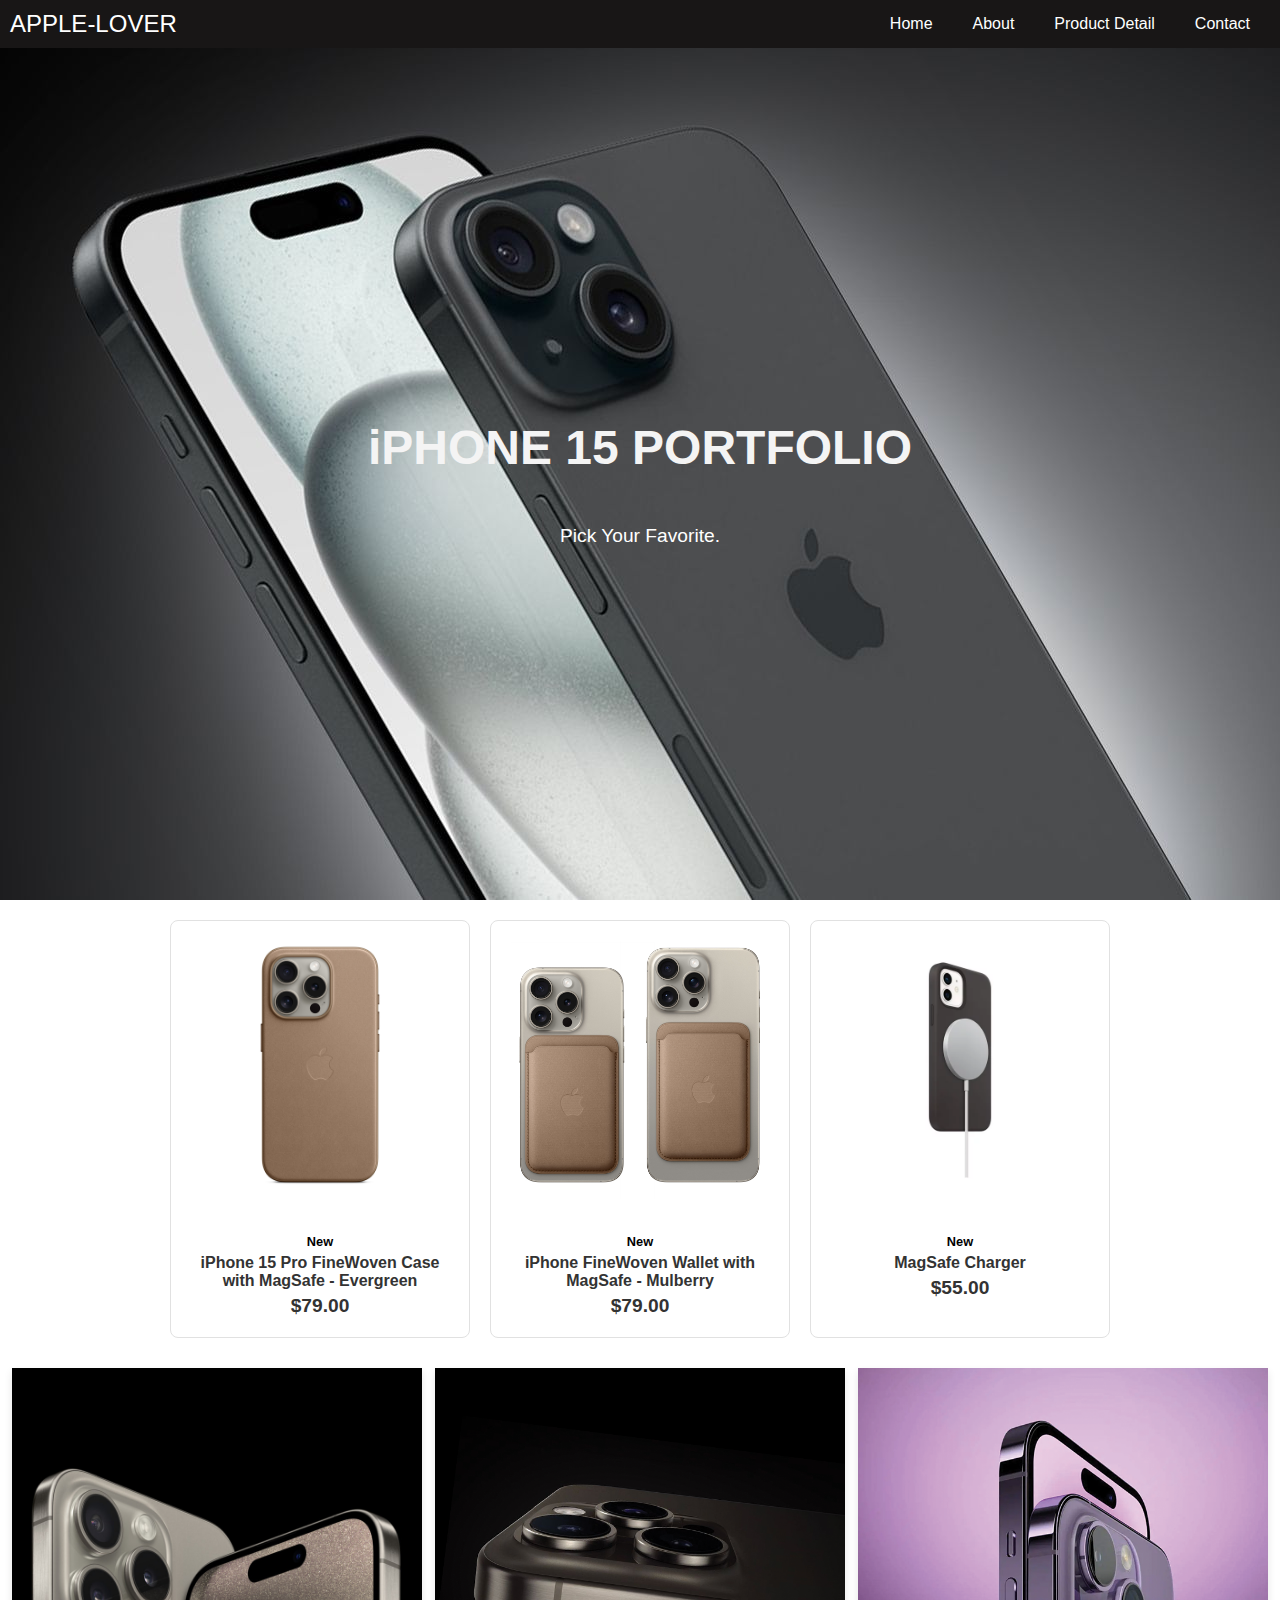
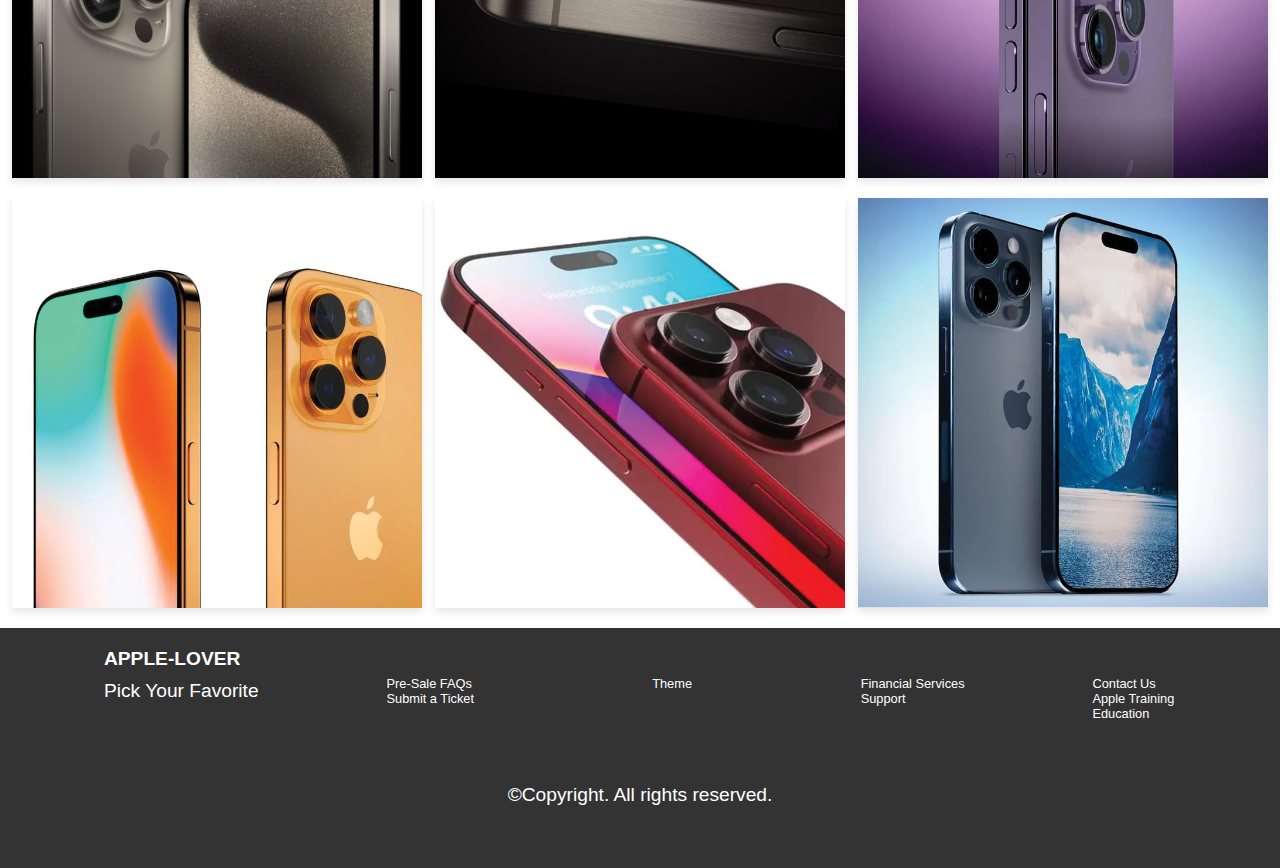
<file: index.html>
<!DOCTYPE html>
<html lang="en">
<head>
<meta charset="UTF-8">
<meta name="viewport" content="width=device-width, initial-scale=1.0">
<title>Rushil.Bansoodeb</title>
<link rel="stylesheet" href="styles.css">
</head>
<body>
    <header class="hero-section">

      <nav class="navbar">
        <div class="brand-title">APPLE-LOVER</div>
        <button class="hamburger" onclick="toggleHamburger()">
          &#9776;
        </button>
        <div class="navbar-links">
          <ul>
            <li><a href="index.html">Home</a></li>
            <li><a href="about.html">About</a></li>
            <li><a href="product.html">Product Detail</a></li>
            <li><a href="contact.html">Contact</a></li>
          </ul>
        </div>
      </nav>
    
  <div class="hero-content">
    <h1>iPHONE 15 PORTFOLIO</h1>
    <p>Pick Your Favorite.</p>
  </div>
  
</header>
 <!-- 3 products section -->
 <div class="products-container">
    <div class="product-card">
      <img src="img/iponecase.jpeg" alt="iPhone Case">
      <div class="color-options">
        <!-- Color option circles -->
      </div>
      <span class="new-label">New</span>
      <h3>iPhone 15 Pro FineWoven Case with MagSafe - Evergreen</h3>
      <span class="price">$79.00</span>
    </div>
    <div class="product-card">
      <img src="img/ipone wallet.jpeg" alt="iPhone Wallet">
      <div class="color-options">
        <!-- Color option circles -->
      </div>
      <span class="new-label">New</span>
      <h3>iPhone FineWoven Wallet with MagSafe - Mulberry</h3>
      <span class="price">$79.00</span>
    </div>
    <div class="product-card">
      <img src="img/carger.webp" alt="MagSafe Charger">
      <div class="color-options">
        <!-- Color option circles -->
      </div>
      <span class="new-label">New</span>
      <h3>MagSafe Charger</h3>
      <span class="price">$55.00</span>
    </div>
  </div>
  
  <!-- gallery secion -->
  <div class="gallery">
    <div class="gallery-item"><img src="img/g1.jpg" alt="Description of image 1"></div>
    <div class="gallery-item"><img src="img/g2.png" alt="Description of image 2"></div>
    <div class="gallery-item"><img src="img/g3.png" alt="Description of image 3"></div>
    <div class="gallery-item"><img src="img/g4.png" alt="Description of image 4"></div>
    <div class="gallery-item"><img src="img/g5.png" alt="Description of image 5"></div>
    <div class="gallery-item"><img src="img/g6.png" alt="Description of image 6"></div>
  </div>
<!-- footer secion -->
  <footer class="site-footer">
    <div class="footer-content">
      <div class="footer-section">
        <h2>APPLE-LOVER</h2>
        <p>Pick Your Favorite</p>
      </div>
      <div class="footer-section">
        <h3>WEEBLY THEMES</h3>
        <ul>
          <li><a href="about.html">Pre-Sale FAQs</a></li>
          <li><a href="contact.html">Submit a Ticket</a></li>
        </ul>
      </div>
      <div class="footer-section">
        <h3>SERVICES</h3>
        <ul>
          <li><a href="about.html">Theme</a></li>
        </ul>
      </div>
      <div class="footer-section">
        <h3>SHOWCASE</h3>
        <ul>
          <li><a href="contact.html">Financial Services</a></li>
          <li><a href="contact.html">Support</a></li>
        </ul>
      </div>
      <div class="footer-section">
        <h3>ABOUT US</h3>
        <ul>
          <li><a href="contact.html">Contact Us</a></li>
          <li><a href="contact.html">Apple Training</a></li>
          <li><a href="contact.html">Education</a></li>
        </ul>
      </div>
    </div>
    <div class="footer-social">
      <a href="#"><i class="fa fa-facebook"></i></a>
      <a href="#"><i class="fa fa-twitter"></i></a>
      <a href="#"><i class="fa fa-rss"></i></a>
      <a href="#"><i class="fa fa-google-plus"></i></a>
      <a href="#"><i class="fa fa-flickr"></i></a>
    </div>
    <div class="footer-bottom">
      <p>©Copyright. All rights reserved.</p>
    </div>
  </footer>

  <script>
    function toggleHamburger() {
      var navbarLinks = document.querySelector('.navbar-links');
      navbarLinks.classList.toggle('active');
    }
  </script>
</body>
</html>
</file>
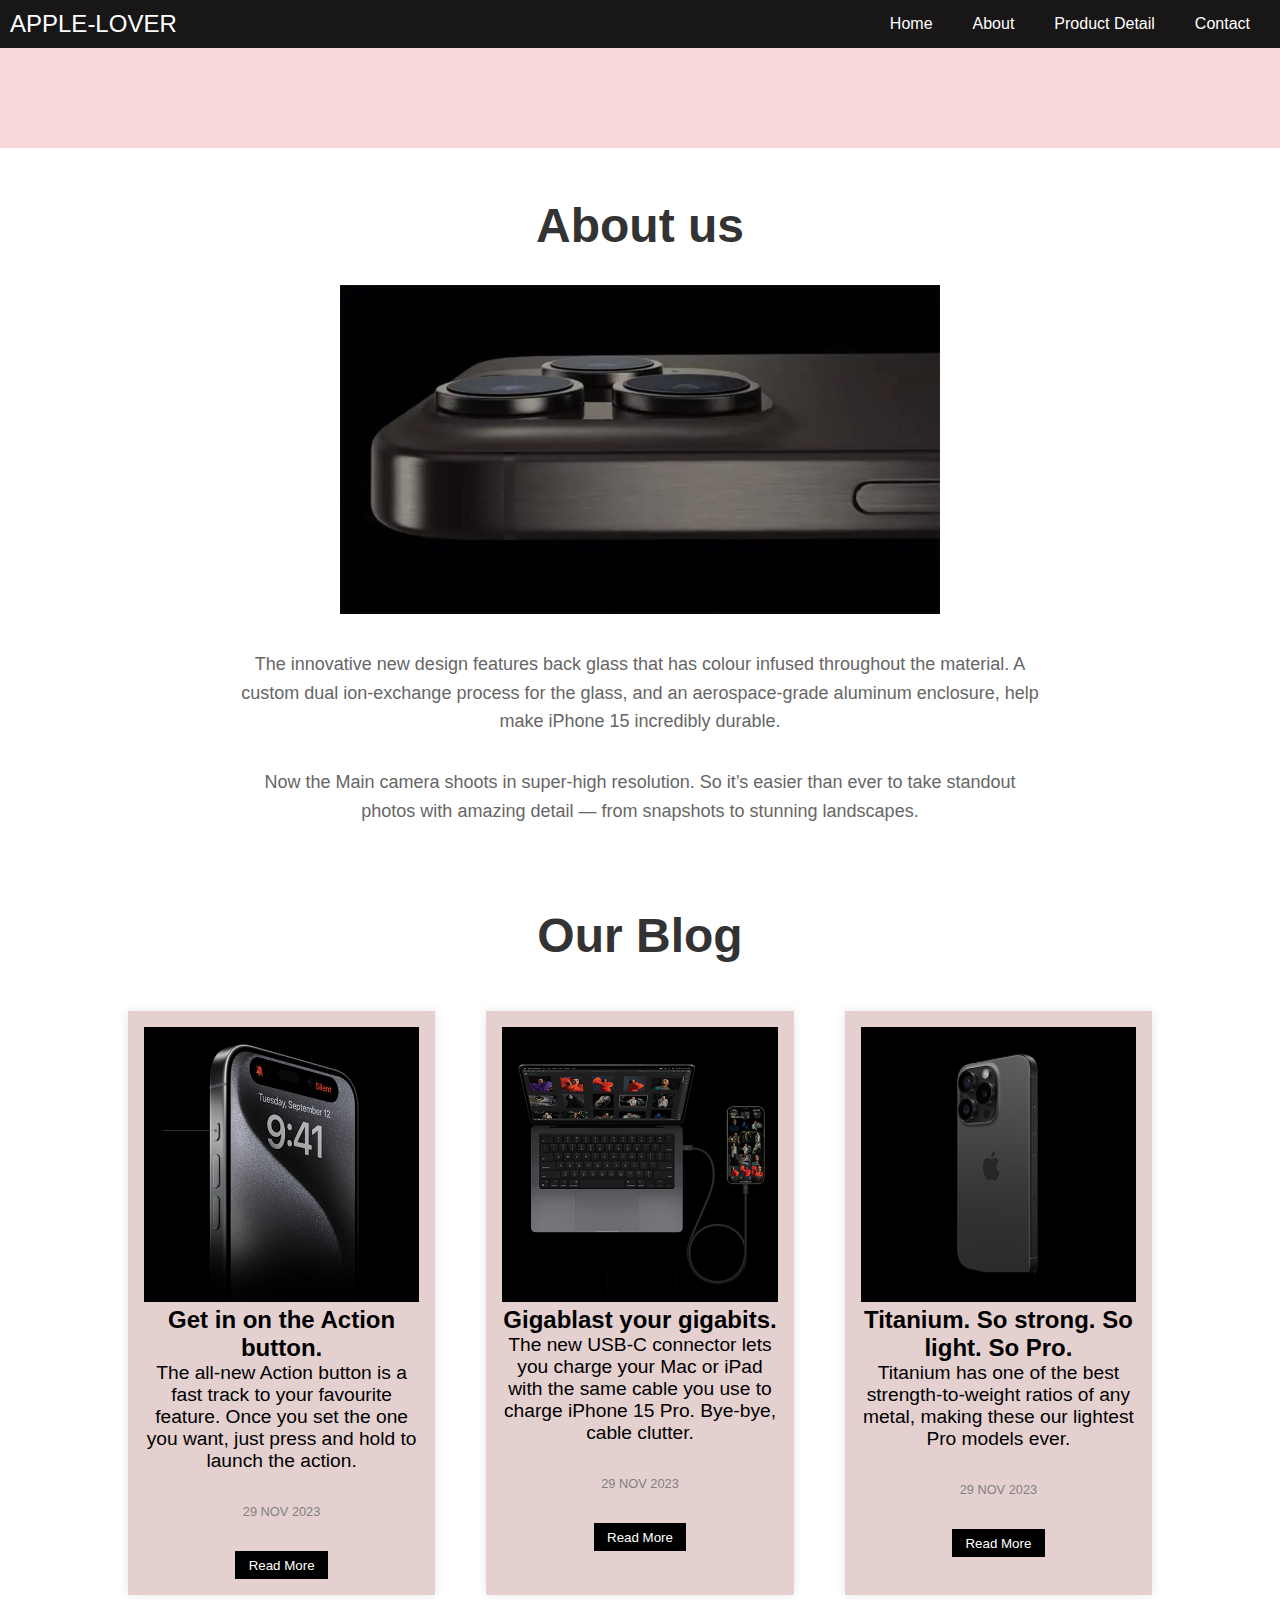
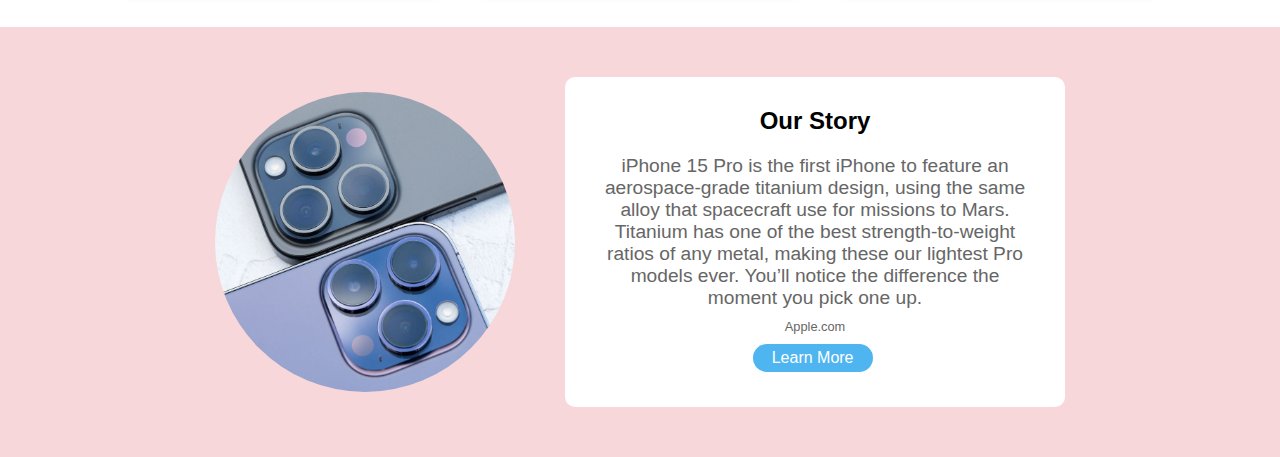
<file: about.html>
<!DOCTYPE html>
<html lang="en">
<head>
<meta charset="UTF-8">
<meta name="viewport" content="width=device-width, initial-scale=1.0">
<title>About Us</title>
<link rel="stylesheet" href="styles.css">
</head>
<body>

    <header>
      <nav class="navbar">
        <div class="brand-title">APPLE-LOVER</div>
        <button class="hamburger" onclick="toggleHamburger()">
          &#9776;
        </button>
        <div class="navbar-links">
          <ul>
            <li><a href="index.html">Home</a></li>
            <li><a href="about.html">About</a></li>
            <li><a href="product.html">Product Detail</a></li>
            <li><a href="contact.html">Contact</a></li>
          </ul>
        </div>
      </nav>
      </header>

      <div class="about-container">
        <div class="top-banner"></div>
        <div class="content">
          <h1>About us</h1>
          <img src="img/aboutheroimg.webp" alt="Our Team" class="team-photo">
          <div class="text-section">
            <p>The innovative new design features back glass that has colour infused throughout the material. A custom dual ion-exchange process for the glass, and an aerospace-grade aluminum enclosure, help make iPhone 15 incredibly durable.</p>
            <p>Now the Main camera shoots in super-high resolution. So it’s easier than ever to take standout photos with amazing detail — from snapshots to stunning landscapes.</p>
          </div>
        </div>
        <div class="blog-container">
            <h1>Our Blog</h1>
            <div class="blog-posts">
                <div class="post">
                    <img src="img/ab1.png" alt="Post 1">
                    <h2>Get in on the Action button.</h2>
                    <p>The all‑new Action button is a fast track to your favourite feature. Once you set the one you want, just press and hold to launch the action.
                    </p>
                    <p class="date">29 NOV 2023</p>
                    <button>Read More</button>
                </div>
                <div class="post">
                    <img src="img/ab2.png" alt="Post 2">
                    <h2>Gigablast your gigabits.</h2>
                    <p>The new USB‑C connector lets you charge your Mac or iPad with the same cable you use to charge iPhone 15 Pro. Bye‑bye, cable clutter.</p>
                    <p class="date">29 NOV 2023</p>
                    <button>Read More</button>
                </div>
                <div class="post">
                    <img src="img/ab3.png" alt="Post 3">
                    <h2>Titanium.
                        So strong. So light. So Pro.</h2>
                    <p>Titanium has one of the best strength‑to‑weight ratios of any metal, making these our lightest Pro models ever. </p>
                    <p class="date">29 NOV 2023</p>
                    <button>Read More</button>
                </div>
            </div>
        </div>
        <div class="story-section">
            <div class="story-image"></div>
            <div class="story-content">
              <h2>Our Story</h2>
              <p>iPhone 15 Pro is the first iPhone to feature an aerospace‑grade titanium design, using the same alloy that spacecraft use for missions to Mars. Titanium has one of the best strength‑to‑weight ratios of any metal, making these our lightest Pro models ever. You’ll notice the difference the moment you pick one up.</p>
              <p class="image-credit">Apple.com</p>
              <a herf="https://www.apple.com/ca/iphone-15-pro/" class="learnmore">Learn More</a>
            </div>
          </div>

      </div>

      <script>
        function toggleHamburger() {
          var navbarLinks = document.querySelector('.navbar-links');
          navbarLinks.classList.toggle('active');
        }
      </script>
</body>
</html>
</file>
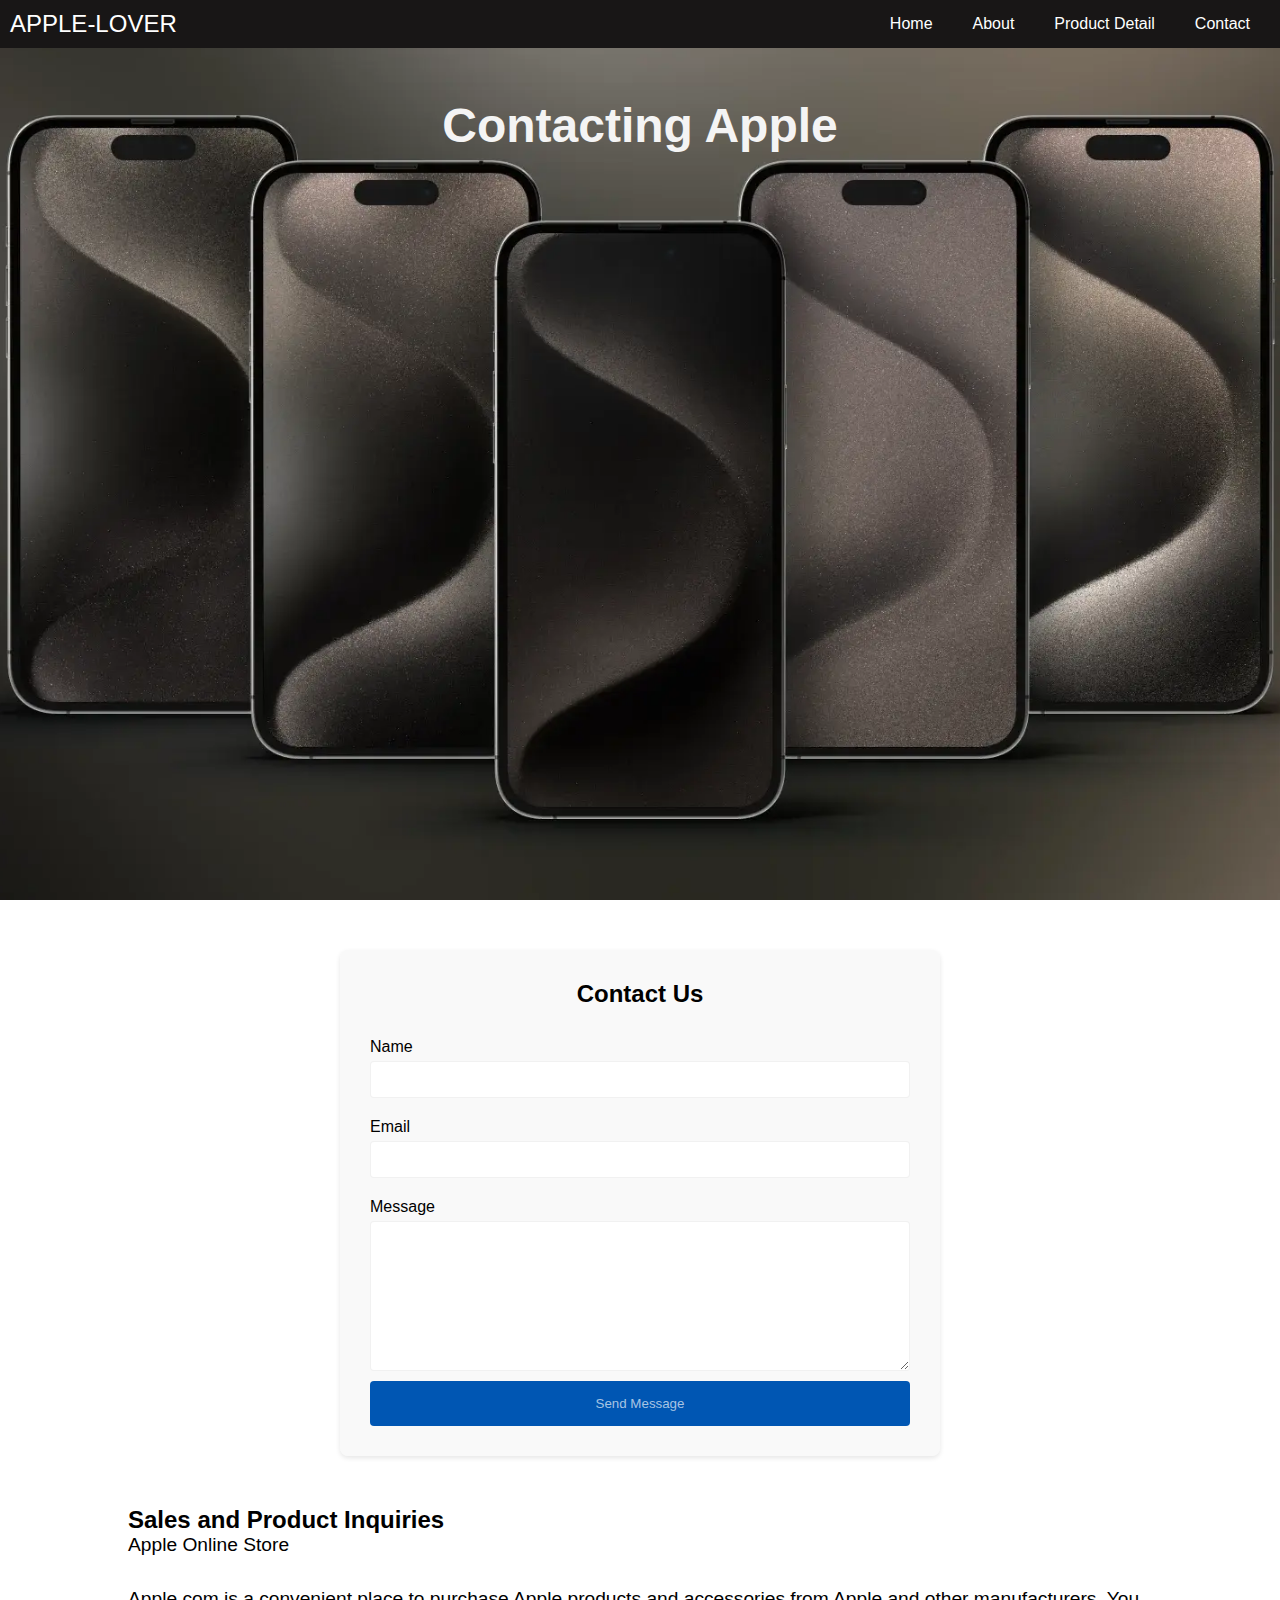
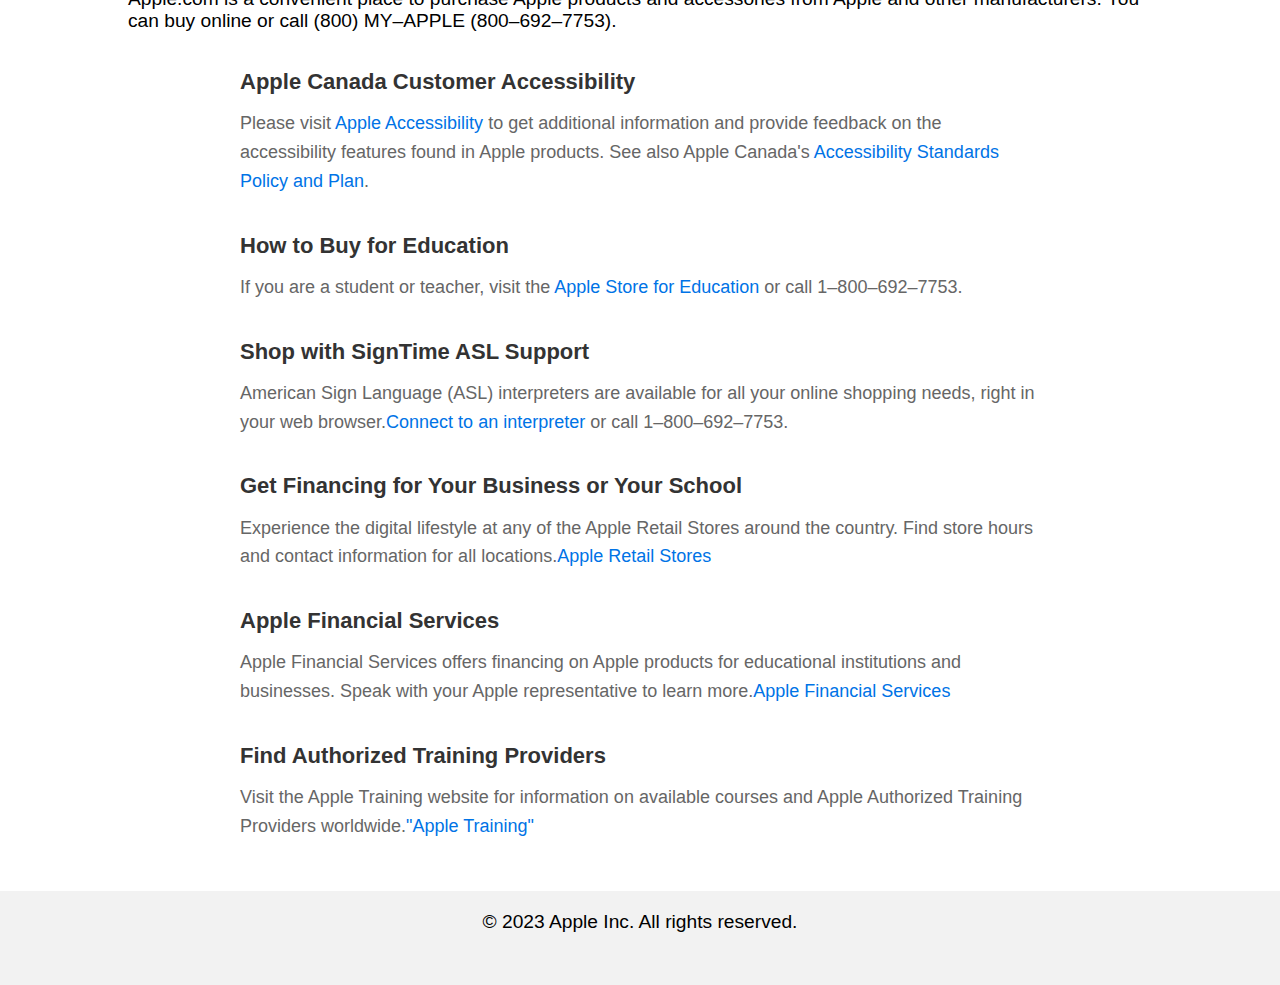
<file: contact.html>
<!DOCTYPE html>
<html lang="en">
<head>
<meta charset="UTF-8">
<meta name="viewport" content="width=device-width, initial-scale=1.0">
<title>Contact Us</title>
<link rel="stylesheet" href="styles.css">
</head>
<body>
  <div class="hero">
    <header>

      <nav class="navbar">
        <div class="brand-title">APPLE-LOVER</div>
        <button class="hamburger" onclick="toggleHamburger()">
          &#9776;
        </button>
        <div class="navbar-links">
          <ul>
            <li><a href="index.html">Home</a></li>
            <li><a href="about.html">About</a></li>
            <li><a href="product.html">Product Detail</a></li>
            <li><a href="contact.html">Contact</a></li>
          </ul>
        </div>
      </nav>
      <h1>Contacting Apple</h1>
    </div>
    </header>
    
    
      <div class="contact-form-container">
        <form action="/submit-form" method="post" class="contact-form">
          <h2>Contact Us</h2>
          
          <label for="name">Name</label>
          <input type="text" id="name" name="name" required>
      
          <label for="email">Email</label>
          <input type="email" id="email" name="email" required>
      
          <label for="message">Message</label>
          <textarea id="message" name="message" required></textarea>
      
          <button type="submit">Send Message</button>
        </form>
      </div>
    
      <div class="text-container.">
        
      </div>

      <div class="text-container">
        <div class="section">
          <h2>Sales and Product Inquiries</h2>
          <p>Apple Online Store</p>
          <p>Apple.com is a convenient place to purchase Apple products and accessories from Apple and other manufacturers. You can buy online or call (800) MY–APPLE (800–692–7753).</p>
         </div>
      
        <div class="text-section">
          <h2>Apple Canada Customer Accessibility</h2>
          <p>Please visit <a href="https://www.apple.com/">Apple Accessibility</a> to get additional information and provide feedback on the accessibility features found in Apple products. See also Apple Canada's <a href="https://www.apple.com/">Accessibility Standards Policy and Plan</a>.</p>
        </div>
      
        <div class="text-section">
          <h2>How to Buy for Education</h2>
          <p>If you are a student or teacher, visit the <a href="https://www.apple.com/">Apple Store for Education</a> or call 1–800–692–7753.</p>
        </div>
      </div>
      
      <div class="text-section">
        <h2>Shop with SignTime ASL Support </h2>
        <p>American Sign Language (ASL) interpreters are available for all your online shopping needs, right in your web browser.<a href="https://www.apple.com/">Connect to an interpreter

        </a> or call 1–800–692–7753.</p>
      </div>
    </div>

    <div class="text-section">
      <h2>Get Financing for Your Business or Your School</h2>
      <p>Experience the digital lifestyle at any of the Apple Retail Stores around the country. Find store hours and contact information for all locations.<a href="https://www.apple.com/">Apple Retail Stores</a>
    </div>
  </div>

  <div class="text-section">
    <h2>Apple Financial Services</h2>
    <p>Apple Financial Services offers financing on Apple products for educational institutions and businesses. Speak with your Apple representative to learn more.<a href="https://www.apple.com/">Apple Financial Services</a>
  </div>
</div>

<div class="text-section">
  <h2>Find Authorized Training Providers</h2>
  <p>Visit the Apple Training website for information on available courses and Apple Authorized Training Providers worldwide.<a href="https://www.apple.com/">"Apple Training"</a>
</div>
</div>
      <div class="footer">
        <p>© 2023 Apple Inc. All rights reserved.</p>
      </div>
      

      <script>
        function toggleHamburger() {
          var navbarLinks = document.querySelector('.navbar-links');
          navbarLinks.classList.toggle('active');
        }
      </script>

</body>
</html>
</file>
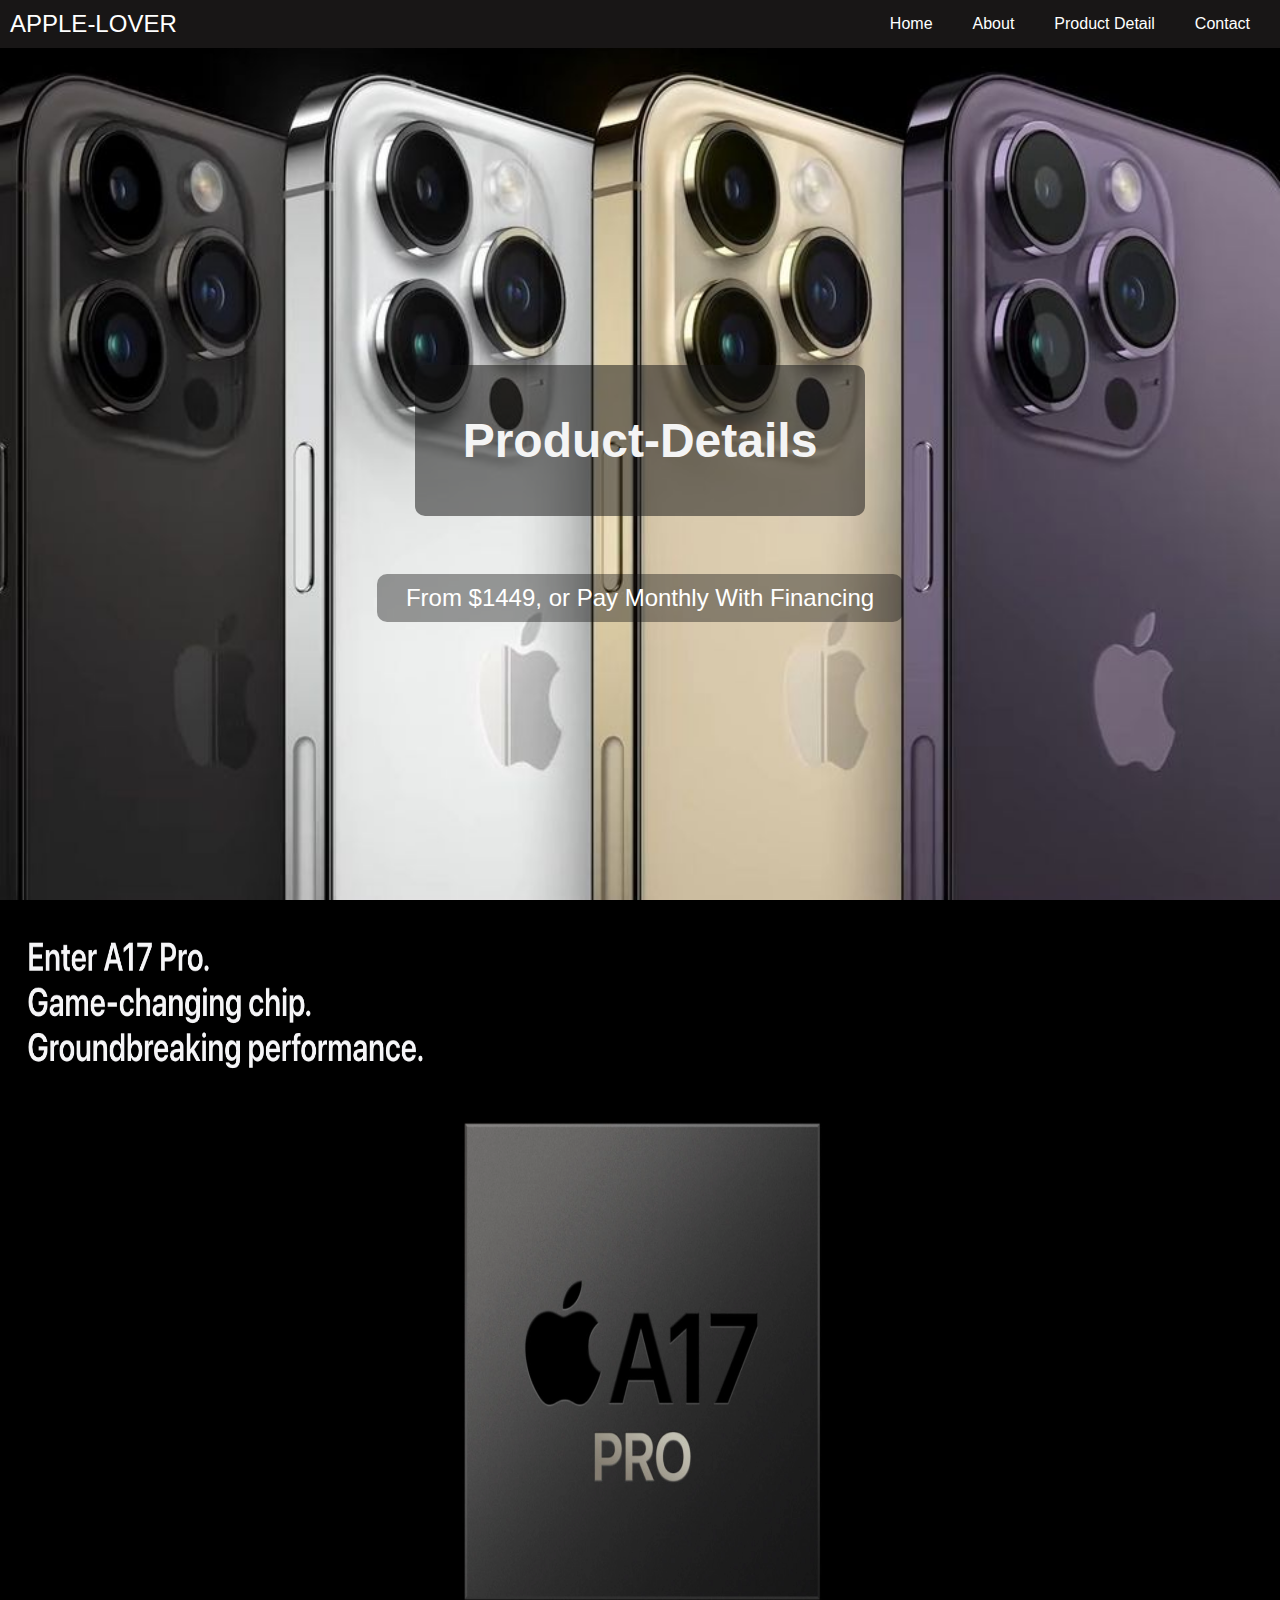
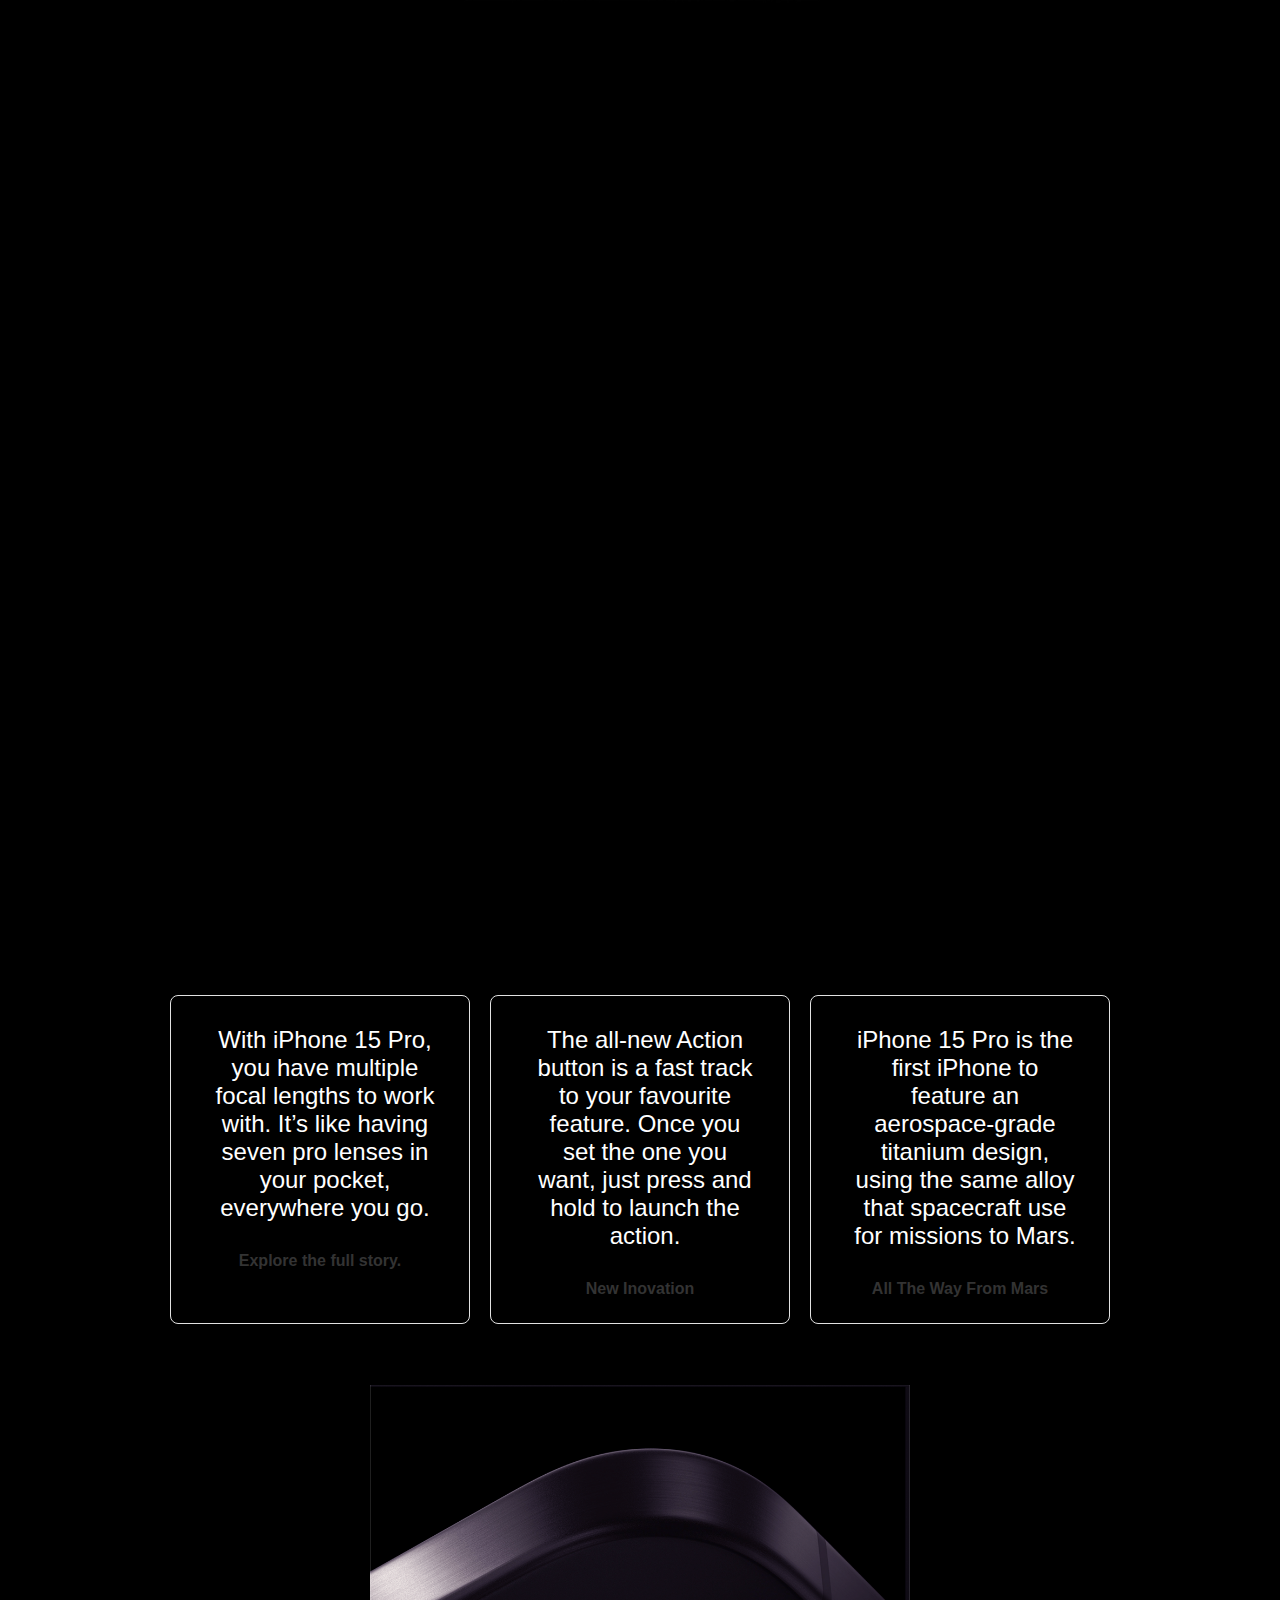
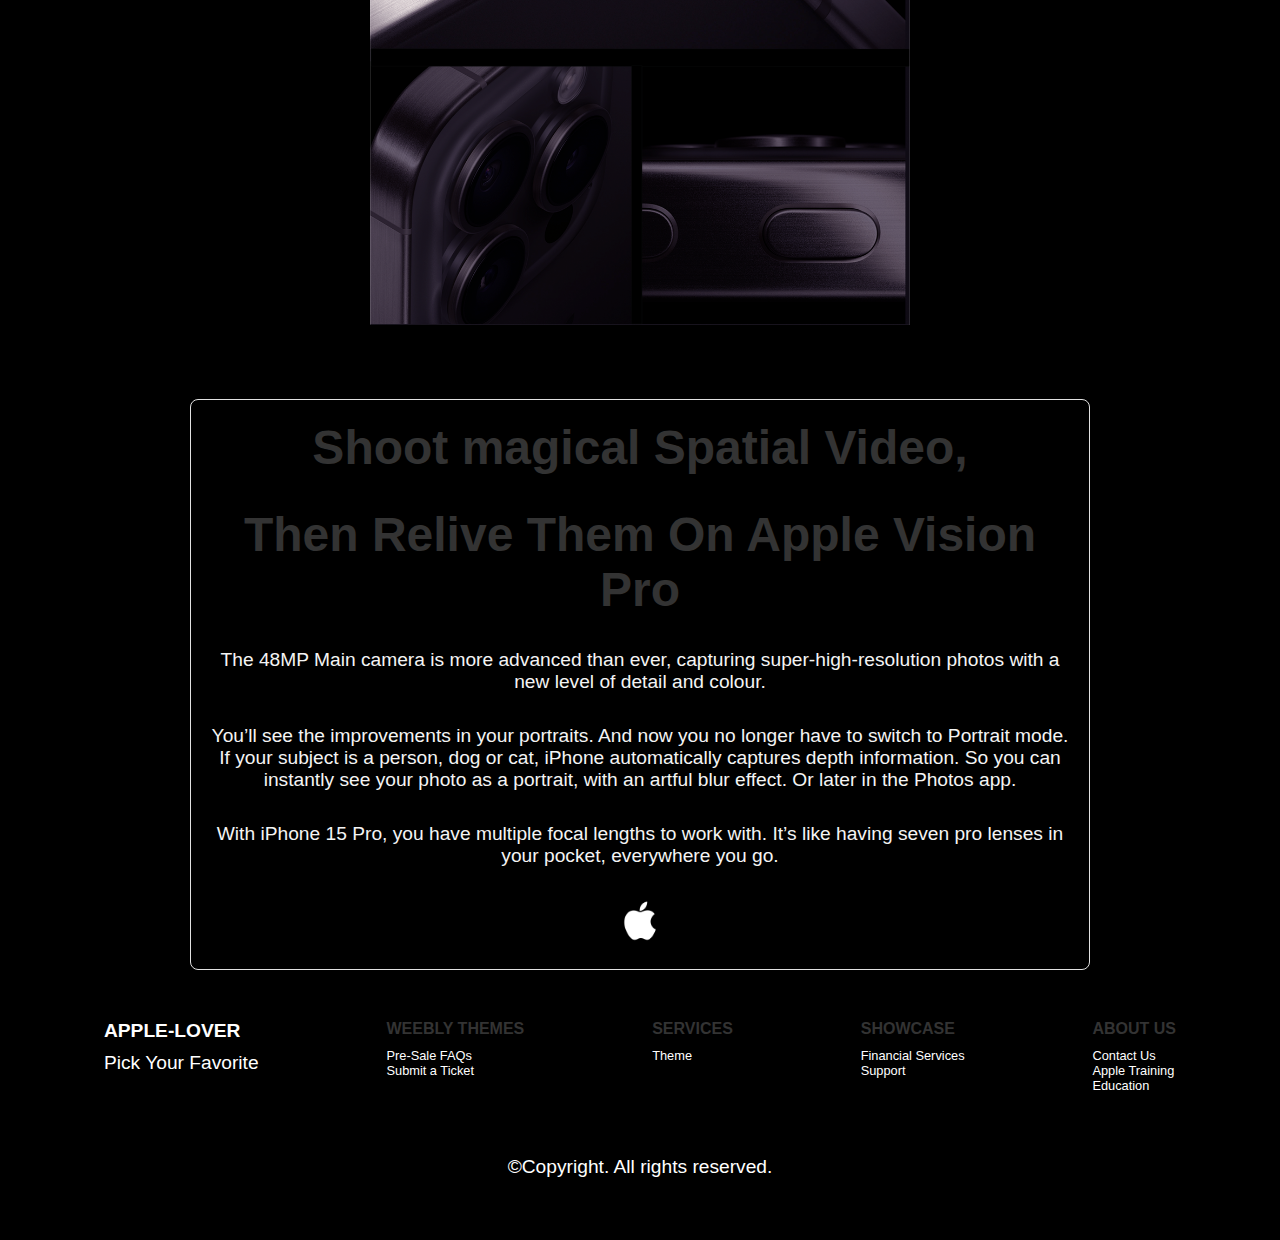
<file: product.html>
<!DOCTYPE html>
<html lang="en">
<head>
<meta charset="UTF-8">
<meta name="viewport" content="width=device-width, initial-scale=1.0">
<title>Rushil.Bansoodeb</title>
<link rel="stylesheet" href="styles.css">
</head>
<body>
    <header class="product-details">

      <nav class="navbar">
        <div class="brand-title">APPLE-LOVER</div>
        <button class="hamburger" onclick="toggleHamburger()">
          &#9776;
        </button>
        <div class="navbar-links">
          <ul>
            <li><a href="index.html">Home</a></li>
            <li><a href="about.html">About</a></li>
            <li><a href="product.html">Product Detail</a></li>
            <li><a href="contact.html">Contact</a></li>
          </ul>
        </div>
      </nav>

      <div class="hero-text">
        <h1>Product-Details</h1>
        <p>From $1449, or Pay Monthly With Financing</p>
      </div>
      </header>
      <div class="big-slide">
      <div id="slideshow">
        <div class="slide-wrapper">r

            <div class="slide">
                <img src="img/s1.png" alt="iPhone Case">
            </div>
            <div class="slide">
                <img src="img/s2.png" alt="iPhone Case"> 
            </div>

            <div class="slide">
                <img src="img/s3.png" alt="iPhone Case"> 
            </div>


            <div class="slide">
                <img src="img/s1.png" alt="iPhone Case">
            </div>
        </div>
    </div>
    </div>

   
    <div class="frame">
        <div class="sketchfab-embed-wrapper"> 
        <iframe title="Apple iPhone15 Pro max" frameborder="0" allowfullscreen mozallowfullscreen="true"  allow="autoplay; fullscreen; xr-spatial-tracking" xr-spatial-tracking execution-while-out-of-viewport execution-while-not-rendered web-share width="1700" height="730" src="https://sketchfab.com/models/897d655e3e064ce686eb3cbae478a076/embed?autospin=1&autostart=1&preload=1&dnt=1"> </iframe> </div>
    </div>

    <div class="D-anime">
        <div class="product-card">
            <p>With iPhone 15 Pro, you have multiple focal lengths to work with. It’s like having seven pro lenses in your pocket, everywhere you go.</p>
            <div class="color-options">
            </div>
            <h3>Explore the full story.</h3>
          </div>

          <div class="product-card">
            <p>The all‑new Action button is a fast track to your favourite feature. Once you set the one you want, just press and hold to launch the action.</p>
            <div class="color-options">
              <!-- Color option circles -->
            </div>
            <h3>New Inovation</h3>
          </div>

          <div class="product-card">
            <p>iPhone 15 Pro is the first iPhone to feature an aerospace‑grade titanium design, using the same alloy that spacecraft use for missions to Mars.</p>
            <div class="color-options">
              <!-- Color option circles -->
            </div>
            <h3>All The Way From Mars</h3>
          </div>
</div> 

<div class="purple">
<img src="img/detailpi.png">
</div>

<div class="details">
<div class="pc">
    <h1>Shoot magical Spatial Video,</h1>
    <h1>Then Relive Them On Apple Vision Pro</h1>
    <p>The 48MP Main camera is more advanced than ever, capturing super‑high‑resolution photos with a new level of detail and colour.</p>
    <p>You’ll see the improvements in your portraits. And now you no longer have to switch to Portrait mode. If your subject is a person, dog or cat, iPhone automatically captures depth information. So you can instantly see your photo as a portrait, with an artful blur effect. Or later in the Photos app.</p>
   <p>With iPhone 15 Pro, you have multiple focal lengths to work with. It’s like having seven pro lenses in your pocket, everywhere you go.</p>
   <img src="img/aplogo.png">
</div>
  </div>
  
  <footer class="dfooter">
    <div class="footer-content">
      <div class="footer-section">
        <h2>APPLE-LOVER</h2>
        <p>Pick Your Favorite</p>
      </div>
      <div class="footer-section">
        <h3>WEEBLY THEMES</h3>
        <ul>
          <li><a href="about.html">Pre-Sale FAQs</a></li>
          <li><a href="contact.html">Submit a Ticket</a></li>
        </ul>
      </div>
      <div class="footer-section">
        <h3>SERVICES</h3>
        <ul>
          <li><a href="about.html">Theme</a></li>
        </ul>
      </div>
      <div class="footer-section">
        <h3>SHOWCASE</h3>
        <ul>
          <li><a href="contact.html">Financial Services</a></li>
          <li><a href="contact.html">Support</a></li>
        </ul>
      </div>
      <div class="footer-section">
        <h3>ABOUT US</h3>
        <ul>
          <li><a href="contact.html">Contact Us</a></li>
          <li><a href="contact.html">Apple Training</a></li>
          <li><a href="contact.html">Education</a></li>
        </ul>
      </div>
    </div>
    <div class="footer-social">
      <a href="#"><i class="fa fa-facebook"></i></a>
      <a href="#"><i class="fa fa-twitter"></i></a>
      <a href="#"><i class="fa fa-rss"></i></a>
      <a href="#"><i class="fa fa-google-plus"></i></a>
      <a href="#"><i class="fa fa-flickr"></i></a>
    </div>
    <div class="footer-bottom">
      <p>©Copyright. All rights reserved.</p>
    </div>
  </footer>

  

      <script>
        function toggleHamburger() {
          var navbarLinks = document.querySelector('.navbar-links');
          navbarLinks.classList.toggle('active');
        }
      </script>
      </body>
      </html>
</file>
<file: styles.css>
* {
  box-sizing: border-box;
  margin: 0;
  padding: 0;
}

body, html {
  height: 100%;
  font-family: 'Arial', sans-serif;
}

.hero-section {
  background-image: url('img/heroimg.jpeg');
  background-size: cover;
  background-position: center;
  color: white;
  height: 100vh;
  display: flex;
  flex-direction: column;
}

/* Reset default browser styles */
* {
  box-sizing: border-box;
  margin: 0;
  padding: 0;
}

/* Style the navbar */
* {
  box-sizing: border-box;
  margin: 0;
  padding: 0;
}

body {
  font-family: Arial, sans-serif;
}

.navbar {
  background-color: rgb(24, 22, 22);
  color: white;
  padding: 10px;
  display: flex;
  align-items: center;
  justify-content: space-between;
}

.brand-title {
  font-size: 1.5em;
}

.navbar-links ul {
  list-style-type: none;
  margin: 0;
  padding: 0;
  display: flex;
}

.navbar-links li {
  padding: 0 20px;
}

.navbar-links li a {
  text-decoration: none;
  color: white;
  transition: color 0.3s ease;
}

.navbar-links li a:hover {
  color: #aaa;
}

.hamburger {
  background: none;
  border: none;
  color: white;
  font-size: 24px;
  display: none;
  cursor: pointer;
}

.navbar-links.active {
  display: block;
}

.hero-content {
  max-width: 1200px;
  margin: auto;
  text-align: center;
  flex: 1;
  display: flex;
  flex-direction: column;
  justify-content: center;
}

h1 {
  font-size: 3rem;
  margin-bottom: 1rem;
}

p {
  font-size: 1.2rem;
  margin-bottom: 2rem;
}

.btn {
  background: #0066cc;
  color: white;
  border: none;
  padding: 1rem 2rem;
  font-size: 1rem;
  cursor: pointer;
  transition: background-color 0.3s;
}

.btn:hover {
  background: #0055a5;
}


* {
  box-sizing: border-box;
  margin: 0;
  padding: 0;
}

body, html {
  font-family: 'Arial', sans-serif;
}

.products-container {
  display: flex;
  justify-content: center;
  gap: 20px;
  padding: 20px;
  flex-wrap: wrap;
}

.product-card {
  width: 300px;
  border: 1px solid #e1e1e1;
  border-radius: 8px;
  padding: 20px;
  text-align: center;
  display: flex;
  flex-direction: column;
  align-items: center;
}

.product-card img {
  max-width: 100%;
  margin-bottom: 10px;
}

.color-options {
  margin: 10px 0;
  /* Add styles for color options here */
}

.new-label {
  font-size: 0.8rem;
  font-weight: bold;
  margin: 5px 0;
}

h3 {
  font-size: 1rem;
  color: #333;
  margin-bottom: 5px;
}

.price {
  font-size: 1.2rem;
  color: #333;
  font-weight: bold;
}


* {
  box-sizing: border-box;
  margin: 0;
  padding: 0;
}

body, html {
  width: 100%;
  height: 100%;
  font-family: 'Arial', sans-serif;
}

.gallery {
  display: flex;
  flex-wrap: wrap;
  justify-content: space-around;
  gap: 10px;
  padding: 10px;
}

.gallery-item {
  flex-basis: calc(33.333% - 10px); /* Adjust the width minus the gap */
  margin-bottom: 10px;
  box-shadow: 0 4px 8px rgba(0, 0, 0, 0.1);
  overflow: hidden;
  position: relative;
}

.gallery-item img {
  width: 100%;
  height: auto;
  display: block;
  transition: transform 0.3s ease;
}

.gallery-item:hover img {
  transform: scale(1.1);
}

/* Responsive adjustments */
@media (max-width: 768px) {
  .gallery-item {
    flex-basis: calc(50% - 10px); /* Two images per row on smaller screens */
  }
}

@media (max-width: 480px) {
  .gallery-item {
    flex-basis: 100%; /* One image per row on very small screens */
  }
}

* {
  box-sizing: border-box;
  margin: 0;
  padding: 0;
}

body, html {
  width: 100%;
  font-family: 'Arial', sans-serif;
}

.site-footer {
  background: #333;
  color: white;
  padding: 20px 0;
  font-size: 0.8em;
}

.footer-content {
  display: flex;
  justify-content: space-around;
  flex-wrap: wrap;
  max-width: 1200px;
  margin: auto;
}

.footer-section h2, .footer-section h3 {
  margin-bottom: 10px;
}

.footer-section p, .footer-section ul {
  list-style: none;
  padding: 0;
}

.footer-section ul li a {
  color: white;
  text-decoration: none;
  transition: color 0.3s ease;
}

.footer-section ul li a:hover {
  color: #aaa;
}

.footer-social {
  display: flex;
  justify-content: center;
  padding: 20px 0;
}

.footer-social a {
  text-decoration: none;
  color: white;
  margin: 0 10px;
  font-size: 1.4em; /* Adjust the size of the icons */
}

.footer-social a:hover {
  color: #aaa;
}

.footer-bottom {
  text-align: center;
  padding: 10px 0;
}

@media (max-width: 768px) {
  .footer-content {
    flex-direction: column;
    align-items: center;
  }
  .footer-section {
    margin-bottom: 20px;
  }
}

/* About Page */

* {
  box-sizing: border-box;
  margin: 0;
  padding: 0;
}

body, html {
  width: 100%;
  height: 100%;
  font-family: Arial, sans-serif;
}

.about-container {
  text-align: center;
}

.top-banner {
  background-color: #f8d7da; /* Or any other color you prefer */
  height: 200px; /* Adjust the height as needed */
}

.content {
  position: relative;
  background: #fff; /* or any other color you prefer */
  padding: 50px 20px;
  margin-top: -100px; /* This should be half of the height of your image to overlap the banner */
}

h1 {
  color: #333; /* Or any color you prefer */
  margin-bottom: 2rem;
}

.team-photo {
  width: 100%; /* Adjust as needed */
  max-width: 600px; /* Adjust as needed */
  height: auto;
  margin-bottom: 2rem;
}

.text-section {
  color: #333; /* Or any color you prefer */
  font-size: 1rem;
  line-height: 1.6;
  max-width: 800px; /* Adjust as needed */
  margin: auto;
}

@media (max-width: 768px) {
  .top-banner {
    height: 150px; /* Adjust the height as needed */
  }

  .content {
    padding: 30px 15px;
    margin-top: -75px; /* Adjust this to be half the height of your image */
  }
}

* {
  box-sizing: border-box;
  margin: 0;
  padding: 0;
  font-family: Arial, sans-serif;
}

.story-section {
  display: flex;
  align-items: center;
  justify-content: center;
  background-color: #f8d7da;
  padding: 50px;
}

.story-image {
  background-image: url('img/story.webp'); /* Replace with your image path */
  background-size: cover;
  background-position: center;
  border-radius: 50%;
  width: 300px; /* Adjust to match the size of your image */
  height: 300px; /* Adjust to match the size of your image */
  margin-right: 50px;
}

.story-content {
  background-color: white;
  border-radius: 10px;
  padding: 30px;
  max-width: 500px;
}

.story-content h2 {
  margin-bottom: 20px;
}

.story-content p {
  margin-bottom: 10px;
  color: #666;
}

.image-credit {
  font-size: 0.8em;
  color: #999;
}

a.learnmore{
  display:inline-block;
  padding:0.3em 1.2em;
  margin:0 0.3em 0.3em 0;
  border-radius:2em;
  box-sizing: border-box;
  text-decoration:none;
  font-family:'Roboto',sans-serif;
  font-weight:300;
  color:#FFFFFF;
  background-color:#4eb5f1;
  text-align:center;
  transition: all 0.2s;
  }
  a.learnmore:hover{
  background-color:#4095c6;
  }
  @media all and (max-width:30em){
  a.learnmore{
  display:block;
  margin:0.2em auto;
  }
  }



@media (max-width: 768px) {
  .story-section {
    flex-direction: column;
  }

  .story-image {
    width: 200px;
    height: 200px;
    margin-right: 0;
    margin-bottom: 20px;
  }

  .story-content {
    text-align: center;
  }
}

body {
  font-family: Arial, sans-serif;
}

.blog-container {
  width: 80%;
  margin: 0 auto;
  text-align: center;
}

.blog-container h1 {
  margin-bottom: 1em;
}

.blog-posts {
  display: flex;
  justify-content: space-between;
}

.post {
  width: 30%;
  box-shadow: 0 0 10px rgba(0, 0, 0, 0.1);
  margin-bottom: 2em;
  padding: 1em;
  background: rgb(229, 208, 208);
}

.post img {
  width: 100%;
  height: auto;
}

.date {
  color: grey;
  font-size: 0.8em;
}

button {
  background: black;
  color: white;
  border: none;
  padding: 0.5em 1em;
  cursor: pointer;
}

button:hover {
  background: #333;
}
/* Contact Section */

* {
  box-sizing: border-box;
  margin: 0;
  padding: 0;
  font-family: Arial, sans-serif;
}

.contact-form-container {
  background-color: #f4f4f4;
  max-width: 600px;
  margin: 50px auto;
  padding: 30px;
  border-radius: 8px;
  box-shadow: 0 2px 5px rgba(0,0,0,0.1);
}

.contact-form {
  display: flex;
  flex-direction: column;
}

.contact-form h2 {
  text-align: center;
  margin-bottom: 20px;
}

.contact-form label {
  margin-top: 10px;
}

.contact-form input[type="text"],
.contact-form input[type="email"],
.contact-form textarea {
  width: 100%;
  padding: 10px;
  margin-top: 5px;
  margin-bottom: 10px;
  border: 1px solid #ddd;
  border-radius: 4px;
}

.contact-form textarea {
  height: 150px;
  resize: vertical;
}

.contact-form button[type="submit"] {
  padding: 15px 20px;
  background-color: #0056b3;
  color: white;
  border: none;
  border-radius: 4px;
  cursor: pointer;
  transition: background-color 0.3s;
}

.contact-form button[type="submit"]:hover {
  background-color: #003d82;
}

@media (max-width: 768px) {
  .contact-form-container {
    padding: 15px;
  }

  .blog-posts{
    flex-direction: column;
    align-items: center;
  }

  .post{
    width: 90%;
    margin-bottom: 20px;
  }
}

* {
  box-sizing: border-box;
  margin: 0;
  padding: 0;
  font-family: Arial, sans-serif;
}

.contact-form-container {
  background-color: #f4f4f48e;
  max-width: 600px;
  margin: 50px auto;
  padding: 30px;
  border-radius: 8px;
  box-shadow: 0 2px 5px rgba(0,0,0,0.1);
}

.contact-form {
  display: flex;
  flex-direction: column;
}

.contact-form h2 {
  text-align: center;
  margin-bottom: 20px;
}

.contact-form label {
  margin-top: 10px;
}

.contact-form input[type="text"],
.contact-form input[type="email"],
.contact-form textarea {
  width: 100%;
  padding: 10px;
  margin-top: 5px;
  margin-bottom: 10px;
  border: 1px solid rgba(221, 221, 221, 0.406);
  border-radius: 4px;
}

.contact-form textarea {
  height: 150px;
  resize: vertical;
}

.contact-form button[type="submit"] {
  padding: 15px 20px;
  background-color: #0056b3;
  color: rgba(255, 255, 255, 0.663);
  border: none;
  border-radius: 4px;
  cursor: pointer;
  transition: background-color 0.3s;
}

.contact-form button[type="submit"]:hover {
  background-color: #003d82;
}

@media (max-width: 768px) {
  .contact-form-container {
    padding: 15px;
    max-width: 90%;
  }
}

.hero {
  background-image: url('img/contactbg.webp');
  background-size: cover;
  background-position: center;
  background-repeat: no-repeat;
  height: 100vh;
}

header h1{
  text-align: center;
  margin: 50px 0;
  color: #f4f4f4;
  font-family: Arial, Helvetica, sans-serif;
}

.text-container {
  width: 80%;
  margin: 0 auto;
}

.text-section {
  margin-bottom: 30px;
}
.text-section h2 {
  font-size: 22px;
  color: #333;
  margin-bottom: 10px;
}
.text-section p {
  font-size: 18px;
  color: #666;
}
.text-section a {
  color: #0073e6;
  text-decoration: none;
}
.footer {
  text-align: center;
  margin-top: 50px;
  padding: 20px 0;
  background: #f2f2f2;
}

/* Product Details */


.product-details {
  background-image: url('img/pdhero.jpeg');
  background-size: cover;
  background-position: center;
  color: white;
  height: 100vh;
  display: flex;
  flex-direction: column;
}

.hero-text {
  max-width: 1200px;
  margin: auto;
  text-align: center;
  flex: 1;
  display: flex;
  flex-direction: column;
  justify-content: center;
}

.hero-text h1 {
  font-size: 3rem;
  margin-bottom: 1rem;
  background-color: #16161685;
  margin: 1em;
  padding: 1em;
  border-radius: 10px;
}

.hero-text p {
  font-size: 1.2rem;
  margin-bottom: 2rem;
  font-size: x-large;
  background-color: #0c0c0c65;
  margin: 10px;
  padding: 10px;
  border-radius: 10px;
}

.slide img{

  height: auto;
  width: 90vw;

  }


  .slideshow {
    overflow:auto;
    height: 50vh;
    }

    .slide {
      float:right;
      height: 10vh;
    
      }

.slide-wrapper {

        /* Calculate the total width on the
        basis of number of slides */
        width: calc(10vw * 1);
        
}



/* Styling the area of the slides */
#slideshow {
overflow: hidden;
height: 100vh;
}

.slide img{

height: 100vh;
width: 100vw;

}

.slide {
float:left;
height: 100vh;

}


.slide-wrapper {


width: calc(100vw * 5);


animation: slide 10s ease infinite;
}

.sketchfab-embed-wrapper{
text-align: center;
}

.D-anime {
  width: auto;
  padding: 20px; /* Add some padding for spacing */
  border: 1px solid rgb(0, 0, 0); /* Add a border for visual separation */
  background-color: #000000; /* Set a background color */
  text-align: center; /* Center-align the text within the container */
  margin: 0 auto; /* Center the container horizontally */
}

/* Style the text inside the container */
.D-anime p {
  font-size: 18px; /* Set the font size */
  color: rgb(255, 255, 255); /* Set the text color */
  margin: 10px;
  padding-left: 10px;
  font-size: x-large;
}

.D-anime {
  display: flex;
  justify-content: center;
  gap: 20px;
  padding: 20px;
  flex-wrap: wrap;
}

.frame {
  display: flex;
  justify-content: center;
  gap: 20px;
  padding: 20px;
  flex-wrap: wrap;
  background-color: #000000;
}

.purple{
  background-color: #000000;
  text-align: center;
}

.purple img{
  padding: auto;
  margin: 40px;
  height: 60vh
}

.details {
  display: flex;
  justify-content: center;
  gap: 20px;
  padding: auto;
  flex-wrap: wrap;
  background-color: #000000;
}

.pc {
  width: 900px;
  border: 1px solid #e1e1e1;
  border-radius: 8px;
  padding: 20px;
  text-align: center;
  display: flex;
  flex-direction: column;
  align-items: center;
  margin: 30px;
}

.pc p{
  color: #f4f4f4;
}

.pc img{
  width: 50px;
}
.dfooter{
  background: rgb(0, 0, 0);
  color: white;
  padding: 20px 0;
  font-size: 0.8em;
}
@keyframes slide {

  20% {
    margin-left: 0px;
  }
  
  40% {
    margin-left: calc(-728px * 1);
  }
  
  60% {
    margin-left: calc(-728px * 2);
  }
  
  80% { 
    margin-left: calc( -637px * 3);
  }


  100% { 
    margin-left: calc( -965px * 4);
  }


  120% { 
    margin-left: calc( 0px * 3);
  }

  }

  .iframe {
    width: 100vw;
    height: 100vh;
  }


@media (max-width: 768px) {
  
  .product-details{
    height: 500px;
    
  }
  .navbar {
    background-color: rgba(46, 44, 44, 0.806);
    color: white;
    padding: 1px;
    display: flex;
    align-items: center;
    justify-content: space-between;
  }
  .slide img{

    height:40vh;
    width: 500px;
  
    }


    .slideshow {
      overflow:hidden;
      height:100vh;
      }

      .slide {
        float:left;
        height: 100vh;
      
        }

 .slide-wrapper {
  
          /* Calculate the total width on the
          basis of number of slides */
          width: calc(100vw * 4);
          
}

  
  


  @keyframes slide {
  
    20% {
      margin-left: 0px;
    }
    
    40% {
      margin-left: calc(-500px * 1);
    }
    
    60% {
      margin-left: calc(-504px * 2);
    }
    
    }

      .navbar-links {
        display: none;
        width: 100%;
        flex-direction: column;
      }
    
      .navbar-links ul {
        width: 100%;
      }
    
      .navbar-links li {
        text-align: center;
        padding: 10px 0;
      }
    
      .hamburger {
        display: block;
      }
    
      .hero-section{
        height: 100vh;
      }

        .nav-links {
          display: none; /* hide the navigation links on smaller screens */
        }
      
        .nav-bar {
          justify-content: center;
        }
      
        .hero-content h1 {
          font-size: 2rem;
        }
      
        .hero-content p {
          font-size: 1rem;
        }
      
        .navbar-links ul li{
          font-size: 12px;
          padding: 10px;
          margin: 5px;
          justify-content: right;
        }

          .products-container {
            flex-direction: column;
            align-items: center;
          }
        
          .product-card {
            width: 90%;
            margin-bottom: 20px;
          }
      }
</file>
